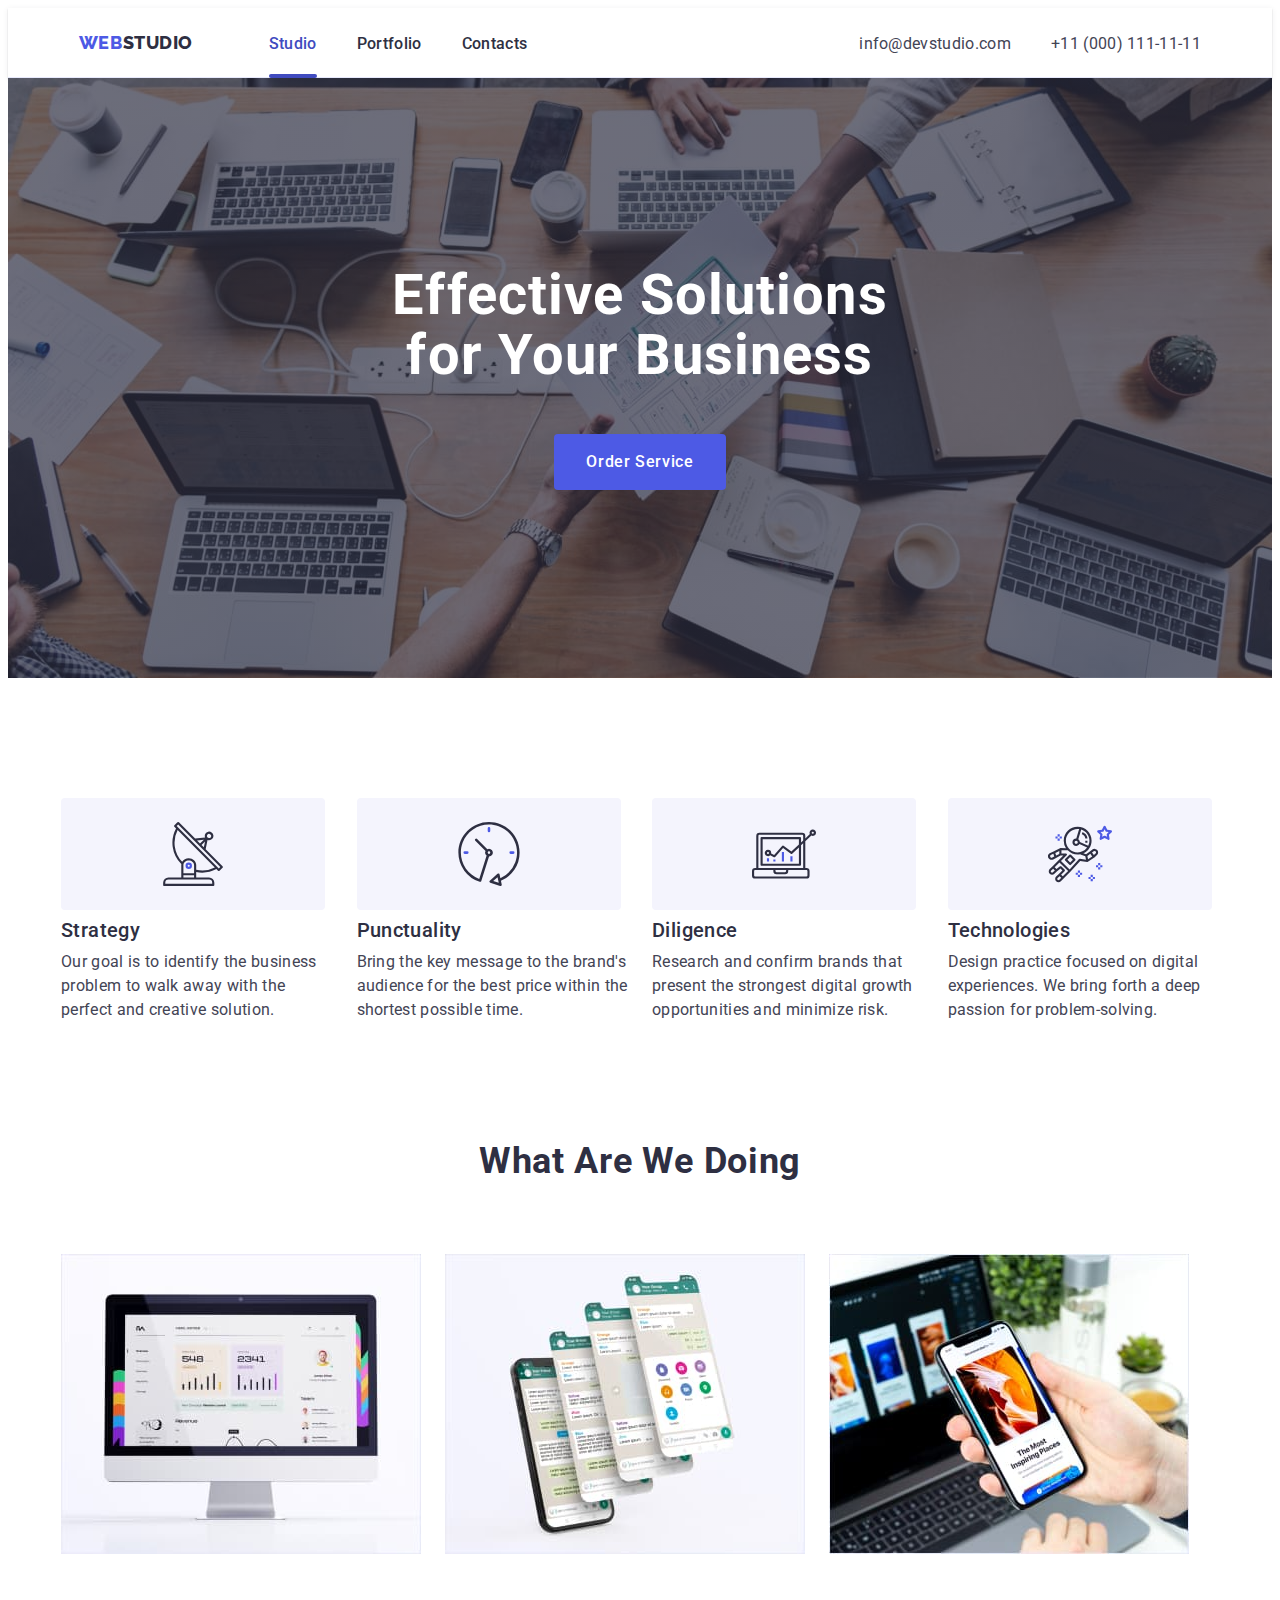
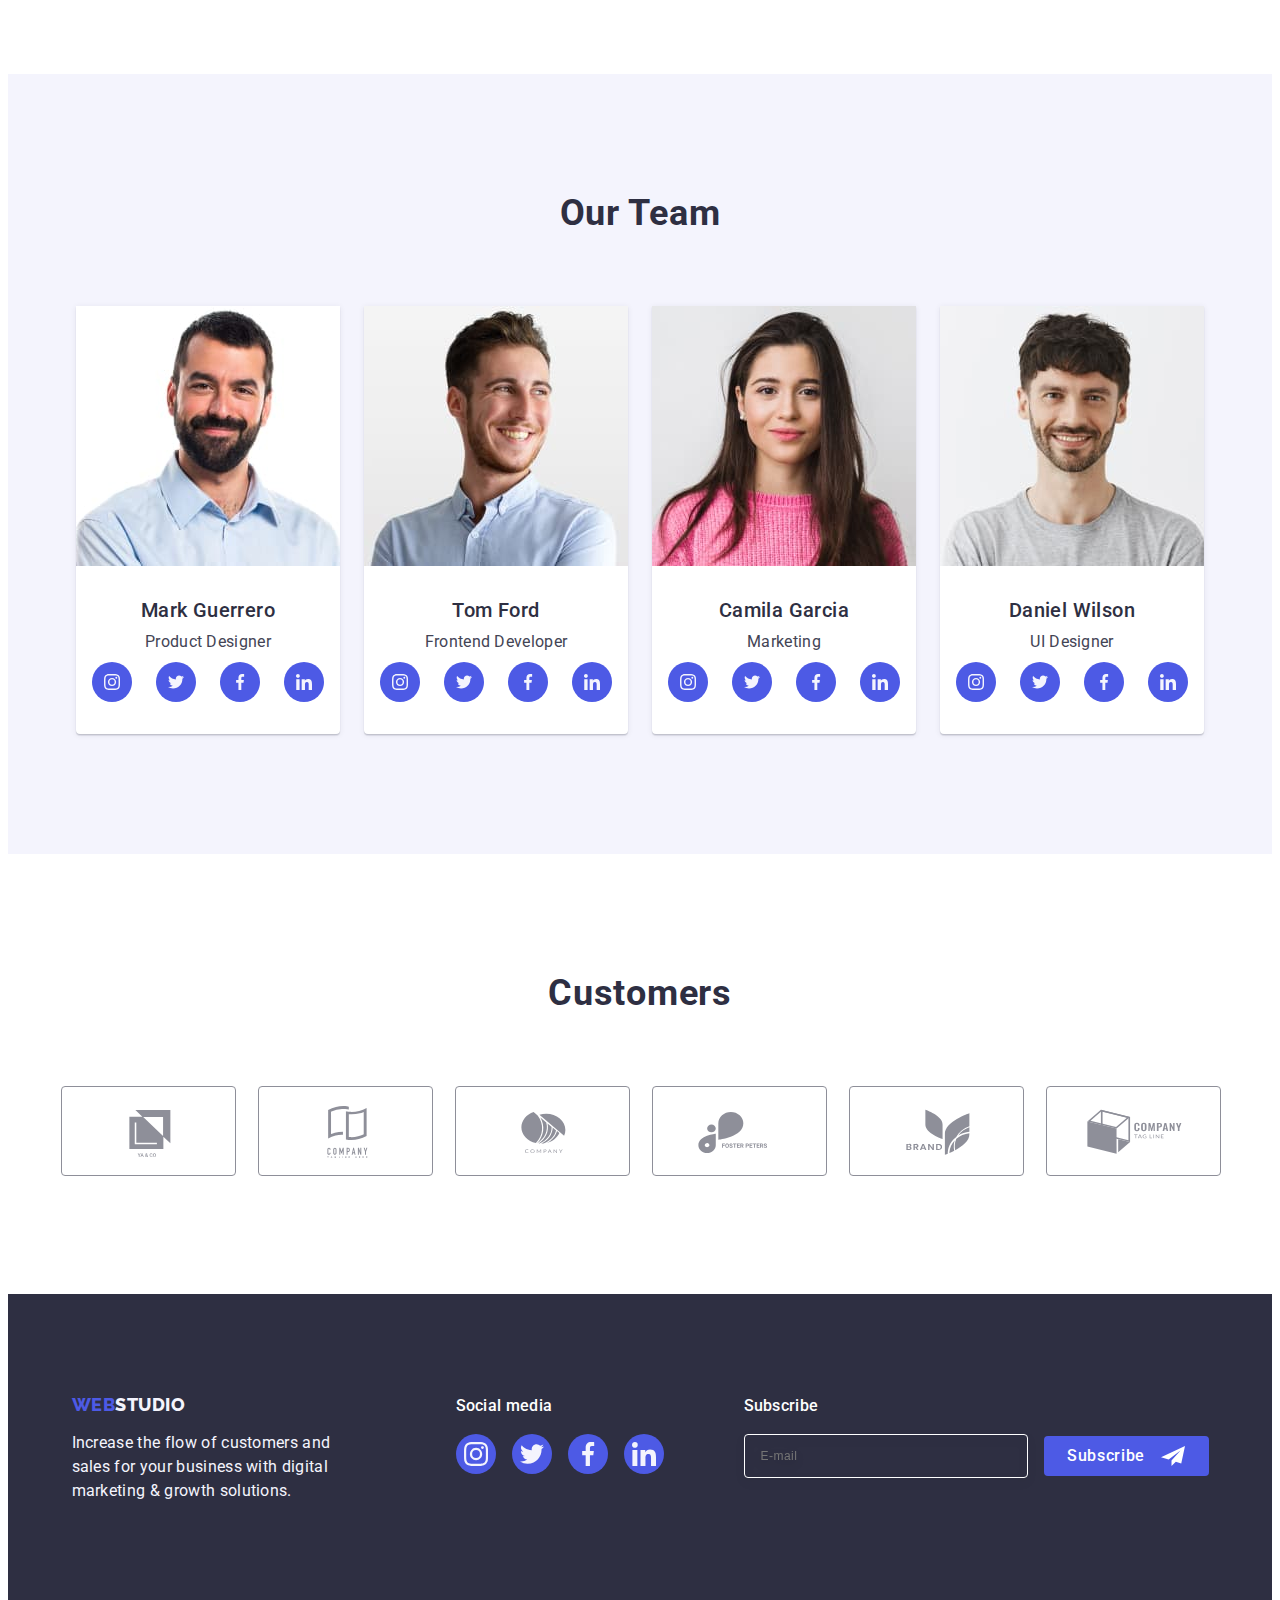
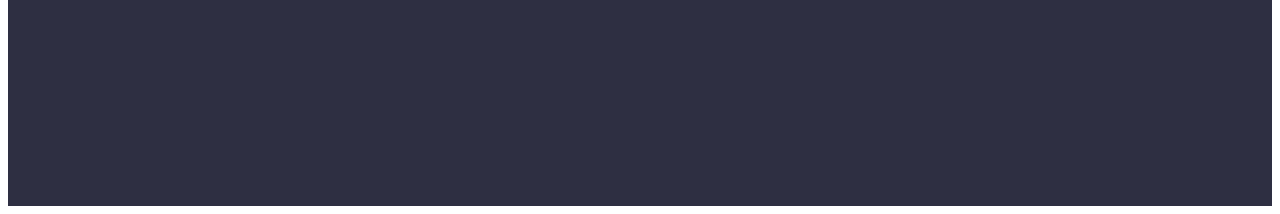
<file: index.html>
<!DOCTYPE html>
<html lang="en">
  <head>
    <meta charset="UTF-8" />
    <meta http-equiv="X-UA-Compatible" content="IE=edge" />
    <meta name="viewport" content="width=device-width, initial-scale=1.0" />
    <link rel="preconnect" href="https://fonts.googleapis.com" />
    <link rel="preconnect" href="https://fonts.gstatic.com" crossorigin />
    <link
      href="https://fonts.googleapis.com/css2?family=Raleway:wght@800&family=Roboto:wght@400;500;700&display=swap"
      rel="stylesheet"
    />
    <title>WebStudio</title>
    <link
      rel="stylesheet"
      href="https://cdnjs.cloudflare.com/ajax/libs/modern-normalize/2.0.0/modern-normalize.min.css"
      integrity="sha512-4xo8blKMVCiXpTaLzQSLSw3KFOVPWhm/TRtuPVc4WG6kUgjH6J03IBuG7JZPkcWMxJ5huwaBpOpnwYElP/m6wg=="
      crossorigin="anonymous"
      referrerpolicy="no-referrer"
    />
    <link rel="stylesheet" href="./css/styles.css" />
  </head>
  <body>
    <header class="header">
      <div class="container container-header">
        <a class="header-logo link" href="./index.html"
          >Web<span class="header-span">Studio</span></a
        >
        <button class="burger-btn" type="button" data-menu-open>
          <svg class="burger-icon" width="32" height="22">
            <use href="./images/icons.svg#icon-menu-btn"></use>
          </svg>
        </button>
        <nav class="header-nav">
          <ul class="header-list list">
            <li>
              <a class="header-link link current" href="./index.html">Studio</a>
            </li>
            <li>
              <a class="header-link link" href="./portfolio.html">Portfolio</a>
            </li>
            <li><a class="header-link link" href="">Contacts</a></li>
          </ul>
        </nav>
        <address class="contacts">
          <ul class="contacts-list list">
            <li>
              <a class="contacts-link link" href="mailto:info@devstudio.com"
                >info@devstudio.com</a
              >
            </li>
            <li>
              <a class="contacts-link link" href="tel:+110001111111"
                >+11 (000) 111-11-11</a
              >
            </li>
          </ul>
        </address>
      </div>
      <div class="mobile-menu is-hidden" data-menu>
        <div>
        <button class="burger-btn-close" type="button" data-menu-close>
          <svg width="8" height="8" class="modal-icon">
            <use href="./images/icons.svg#icon-close"></use>
          </svg>
        </button>
        <nav class="mob-nav">
          <ul class="mob-list list">
            <li class="mob-items">
              <a class="mob-link link current" href="./index.html"
                >Studio</a
              >
            </li>
            <li class="mob-items">
              <a class="mob-link link" href="./portfolio.html">Portfolio</a>
            </li>
            <li class="mob-items">
              <a class="mob-link link" href="">Contacts</a>
            </li>
          </ul>
          </nav>
        </div>
        <div>
        <!-- <address class="mob-contacts"> -->
          <ul class="mob-contacts-list list">
            <li class="mob-contacts-items"
              <a class="mob-contacts-link link" href="tel:+110001111111"
                >+11 (000) 111-11-11</a
              >
            </li>
            <li class="mob-contacts-items">
              <a class="mob-contacts-link link" href="mailto:info@devstudio.com"
                >info@devstudio.com</a
              >
            </li>
          </ul>
        <!-- </address> -->
        <ul class="mob-soc-container list">
          <li class="mob-soc">
            <a class="mob-soc-link link" href="/" target="_blank">
              <svg class="mob-soc-icons" width="24" height="24">
                <use href="./images/icons.svg#icon-instagram"></use>
              </svg>
            </a>
          </li>
          <li class="mob-soc">
            <a class="mob-soc-link link" href="/" target="_blank">
              <svg class="mob-soc-icons" width="24" height="24">
                <use href="./images/icons.svg#icon-twitter"></use></svg
            ></a>
          </li>
          <li class="mob-soc">
            <a class="mob-soc-link link" href="/" target="_blank">
              <svg class="mob-soc-icons" width="24" height="24">
                <use href="./images/icons.svg#icon-facebook"></use></svg
            ></a>
          </li>
          <li class="mob-soc">
            <a class="mob-soc-link link" href="/" target="_blank">
              <svg class="mob-soc-icons" width="24" height="24">
                <use href="./images/icons.svg#icon-linkedin"></use></svg
            ></a>
          </li>
        </ul></div>
      </div>
    </header>
    <main>
      <section class="hero">
        <div class="container hero-container">
          <h1 class="hero-title">Effective Solutions for Your Business</h1>
          <button type="button" class="hero-button" data-modal-open>
            Order Service
          </button>
        </div>
      </section>

      <section class="discrp">
        <div class="container discrp-container">
          <h2 class="discrp-title visually-hidden">Section2</h2>
          <ul class="discrp-list list">
            <li class="discrp-items">
              <div class="icon-container">
                <svg class="discr-icons" width="64" height="64">
                  <use href="./images/icons.svg#icon-antenna"></use>
                </svg>
              </div>
              <h3 class="discrp-subtitle">Strategy</h3>
              <p class="discrp-text">
                Our goal is to identify the business problem to walk away with
                the perfect and creative solution.
              </p>
            </li>
            <li class="discrp-items">
              <div class="icon-container">
                <svg class="discr-icons" width="64" height="64">
                  <use href="./images/icons.svg#icon-clock"></use>
                </svg>
              </div>
              <h3 class="discrp-subtitle">Punctuality</h3>
              <p class="discrp-text">
                Bring the key message to the brand's audience for the best price
                within the shortest possible time.
              </p>
            </li>
            <li class="discrp-items">
              <div class="icon-container">
                <svg class="discr-icons" width="64" height="64">
                  <use href="./images/icons.svg#icon-diagram"></use>
                </svg>
              </div>
              <h3 class="discrp-subtitle">Diligence</h3>
              <p class="discrp-text">
                Research and confirm brands that present the strongest digital
                growth opportunities and minimize risk.
              </p>
            </li>
            <li class="discrp-items">
              <div class="icon-container">
                <svg class="discr-icons" width="64" height="64">
                  <use href="./images/icons.svg#icon-astronaut"></use>
                </svg>
              </div>
              <h3 class="discrp-subtitle">Technologies</h3>
              <p class="discrp-text">
                Design practice focused on digital experiences. We bring forth a
                deep passion for problem-solving.
              </p>
            </li>
          </ul>
        </div>
      </section>
      <section class="doing">
        <div class="container doing-container">
          <h2 class="doing-title">What are we doing</h2>
          <ul class="doing-list list">
            <li class="doing-image">
              <img
                srcset="./images/computer.jpg 1x, ./images/computer2x.jpg 2x"
                src="./images/computer.jpg"
                alt="Computer"
                height="300"
                width="360"
              />
            </li>

            <li class="doing-image">
              <img
                srcset="
                  ./images/smartphone.jpg   1x,
                  ./images/smartphone2x.jpg 2x
                "
                src="./images/smartphone.jpg"
                alt="Smartphone"
                height="300"
                width="360"
              />
            </li>
            <li class="doing-image">
              <img
                srcset="./images/laptop.jpg 1x, ./images/laptop2x.jpg 2x"
                src="./images/laptop.jpg"
                alt="Laptop and smartphone"
                height="300"
                width="360"
              />
            </li>
          </ul>
        </div>
      </section>
      <section class="team">
        <div class="container team-section-container">
          <h2 class="team-title">Our Team</h2>
          <ul class="team-list list">
            <li class="team-item">
              <img
                class="team-image"
                srcset="./images/face1.jpg 1x, ./images/face12x.jpg 2x"
                src="./images/face1.jpg"
                alt="Photo Mark Guerrero"
                width="264"
                height="260"
              />
              <div class="team-container">
                <h3 class="team-name">Mark Guerrero</h3>
                <p class="team-text">Product Designer</p>
                <ul class="team-soc-container list">
                  <li class="team-soc">
                    <a class="team-soc-link link" href="/" target="_blank">
                      <svg class="team-soc-icons" width="16" height="16">
                        <use href="./images/icons.svg#icon-instagram"></use>
                      </svg>
                    </a>
                  </li>
                  <li class="team-soc">
                    <a class="team-soc-link link" href="/" target="_blank">
                      <svg class="team-soc-icons" width="16" height="16">
                        <use href="./images/icons.svg#icon-twitter"></use></svg
                    ></a>
                  </li>
                  <li class="team-soc">
                    <a class="team-soc-link link" href="/" target="_blank">
                      <svg class="team-soc-icons" width="16" height="16">
                        <use href="./images/icons.svg#icon-facebook"></use></svg
                    ></a>
                  </li>
                  <li class="team-soc">
                    <a class="team-soc-link link" href="/" target="_blank">
                      <svg class="team-soc-icons" width="16" height="16">
                        <use href="./images/icons.svg#icon-linkedin"></use></svg
                    ></a>
                  </li>
                </ul>
              </div>
            </li>
            <li class="team-item">
              <img
                class="team-image"
                srcset="./images/face2.jpg 1x, ./images/face22x.jpg 2x"
                src="./images/face2.jpg"
                alt="Photo Tom Ford"
                height="260"
                width="264"
              />
              <div class="team-container">
                <h3 class="team-name">Tom Ford</h3>
                <p class="team-text">Frontend Developer</p>
                <ul class="team-soc-container list">
                  <li class="team-soc">
                    <a class="team-soc-link link" href="/" target="_blank">
                      <svg class="team-soc-icons" width="16" height="16">
                        <use href="./images/icons.svg#icon-instagram"></use>
                      </svg>
                    </a>
                  </li>
                  <li class="team-soc">
                    <a class="team-soc-link link" href="/" target="_blank">
                      <svg class="team-soc-icons" width="16" height="16">
                        <use href="./images/icons.svg#icon-twitter"></use></svg
                    ></a>
                  </li>
                  <li class="team-soc">
                    <a class="team-soc-link link" href="/" target="_blank">
                      <svg class="team-soc-icons" width="16" height="16">
                        <use href="./images/icons.svg#icon-facebook"></use></svg
                    ></a>
                  </li>
                  <li class="team-soc">
                    <a class="team-soc-link link" href="/" target="_blank">
                      <svg class="team-soc-icons" width="16" height="16">
                        <use href="./images/icons.svg#icon-linkedin"></use></svg
                    ></a>
                  </li>
                </ul>
              </div>
            </li>
            <li class="team-item">
              <img
                class="team-image"
                srcset="./images/face3.jpg 1x, ./images/face32x.jpg 2x"
                src="./images/face3.jpg"
                alt="Photo Camila Garcia"
                width="264"
                height="260"
              />
              <div class="team-container">
                <h3 class="team-name">Camila Garcia</h3>
                <p class="team-text">Marketing</p>
                <ul class="team-soc-container list">
                  <li class="team-soc">
                    <a class="team-soc-link link" href="/" target="_blank">
                      <svg class="team-soc-icons" width="16" height="16">
                        <use href="./images/icons.svg#icon-instagram"></use>
                      </svg>
                    </a>
                  </li>
                  <li class="team-soc">
                    <a class="team-soc-link link" href="/" target="_blank">
                      <svg class="team-soc-icons" width="16" height="16">
                        <use href="./images/icons.svg#icon-twitter"></use></svg
                    ></a>
                  </li>
                  <li class="team-soc">
                    <a class="team-soc-link link" href="/" target="_blank">
                      <svg class="team-soc-icons" width="16" height="16">
                        <use href="./images/icons.svg#icon-facebook"></use></svg
                    ></a>
                  </li>
                  <li class="team-soc">
                    <a class="team-soc-link link" href="/" target="_blank">
                      <svg class="team-soc-icons" width="16" height="16">
                        <use href="./images/icons.svg#icon-linkedin"></use></svg
                    ></a>
                  </li>
                </ul>
              </div>
            </li>
            <li class="team-item">
              <img
                class="team-image"
                srcset="./images/face4.jpg 1x, ./images/face42x.jpg 2x"
                src="./images/face4.jpg"
                alt="Photo Daniel Wilson"
                width="264"
                height="260"
              />
              <div class="team-container">
                <h3 class="team-name">Daniel Wilson</h3>
                <p class="team-text">UI Designer</p>
                <ul class="team-soc-container list">
                  <li class="team-soc">
                    <a class="team-soc-link link" href="/" target="_blank">
                      <svg class="team-soc-icons" width="16" height="16">
                        <use href="./images/icons.svg#icon-instagram"></use>
                      </svg>
                    </a>
                  </li>
                  <li class="team-soc">
                    <a class="team-soc-link link" href="/" target="_blank">
                      <svg class="team-soc-icons" width="16" height="16">
                        <use href="./images/icons.svg#icon-twitter"></use></svg
                    ></a>
                  </li>
                  <li class="team-soc">
                    <a class="team-soc-link link" href="/" target="_blank">
                      <svg class="team-soc-icons" width="16" height="16">
                        <use href="./images/icons.svg#icon-facebook"></use></svg
                    ></a>
                  </li>
                  <li class="team-soc">
                    <a class="team-soc-link link" href="/" target="_blank">
                      <svg class="team-soc-icons" width="16" height="16">
                        <use href="./images/icons.svg#icon-linkedin"></use></svg
                    ></a>
                  </li>
                </ul>
              </div>
            </li>
          </ul>
        </div>
      </section>
      <section class="customers">
        <div class="container customers-container">
          <h2 class="customers-title">Customers</h2>
          <ul class="customers-list list">
            <li class="customers-items">
              <a class="customers-link link" href="">
                <svg class="customers-icon" width="104" height="56">
                  <use href="./images/icons.svg#icon-yaco"></use>
                </svg>
              </a>
            </li>
            <li class="customers-items">
              <a class="customers-link link" href="">
                <svg class="customers-icon" width="104" height="56">
                  <use href="./images/icons.svg#icon-tagline"></use>
                </svg>
              </a>
            </li>
            <li class="customers-items">
              <a class="customers-link link" href="">
                <svg class="customers-icon" width="104" height="56">
                  <use href="./images/icons.svg#icon-company"></use>
                </svg>
              </a>
            </li>
            <li class="customers-items">
              <a class="customers-link link" href="">
                <svg class="customers-icon" width="104" height="56">
                  <use href="./images/icons.svg#icon-foster"></use>
                </svg>
              </a>
            </li>
            <li class="customers-items">
              <a class="customers-link link" href="">
                <svg class="customers-icon" width="104" height="56">
                  <use href="./images/icons.svg#icon-brand"></use>
                </svg>
              </a>
            </li>
            <li class="customers-items">
              <a class="customers-link link" href="">
                <svg class="customers-icon" width="104" height="56">
                  <use href="./images/icons.svg#icon-companytag"></use>
                </svg>
              </a>
            </li>
          </ul>
        </div>
      </section>
    </main>
    <footer class="footer">
      <div class="container footer-container">
        <div class="footer-info-container">
          <a class="footer-logo link" href="./index.html"
            >Web<span class="footer-span">Studio</span></a
          >
          <p class="footer-text">
            Increase the flow of customers and sales for your business with
            digital marketing & growth solutions.
          </p>
        </div>
        <div class="footer-soc-container">
          <p class="footer-soc">Social media</p>
          <ul class="footer-list list">
            <li class="footer-items">
              <a class="footer-soc-link link" href="">
                <svg class="footer-soc-icon" width="24" height="24">
                  <use href="./images/icons.svg#icon-instagram"></use>
                </svg>
              </a>
            </li>
            <li class="footer-items">
              <a class="footer-soc-link link" href="">
                <svg class="footer-soc-icon" width="24" height="24">
                  <use href="./images/icons.svg#icon-twitter"></use>
                </svg>
              </a>
            </li>
            <li class="footer-items">
              <a class="footer-soc-link link" href="">
                <svg class="footer-soc-icon" width="24" height="24">
                  <use href="./images/icons.svg#icon-facebook"></use>
                </svg>
              </a>
            </li>
            <li class="footer-items">
              <a class="footer-soc-link link" href="">
                <svg class="footer-soc-icon" width="24" height="24">
                  <use href="./images/icons.svg#icon-linkedin"></use>
                </svg>
              </a>
            </li>
          </ul>
        </div>
        <div class="footer-subscribe">
          <p class="subscribe-title">Subscribe</p>
          <form class="footer-form">
            <label class="footer-label" for="subscribe">
              <input
                class="footer-input"
                type="email"
                name="subscribe"
                id="subscribe"
                placeholder="E-mail"
            /></label>
            <button type="submit" class="footer-btn">
              Subscribe
              <svg class="footer-subscribe-icon" width="24" height="24">
                <use href="./images/icons.svg#icon-subscribe"></use>
              </svg>
            </button>
          </form>
        </div>
      </div>
    </footer>
    <div class="backdrop is-hidden" data-modal>
      <div class="modal">
        <button type="button" class="modal-button" data-modal-close>
          <svg width="8" height="8" class="modal-icon">
            <use href="./images/icons.svg#icon-close"></use>
          </svg>
        </button>
        <p class="modal-title">Leave your contacts and we will call you back</p>
        <form class="modal-form">
          <div class="modal-field">
            <label class="modal-label" for="user-name">Name</label>
            <div class="input-wrap">
              <input
                type="text"
                class="modal-input"
                id="user-name"
                name="user-name"
              />
              <svg class="modal-icons" width="18" height="24">
                <use href="./images/icons.svg#icon-person"></use>
              </svg>
            </div>
          </div>
          <div class="modal-field">
            <label class="modal-label" for="user-tel">Phone</label>
            <div class="input-wrap">
              <input
                type="tel"
                id="user-tel"
                class="modal-input"
                name="user-tel"
              />
              <svg class="modal-icons" width="18" height="24">
                <use href="./images/icons.svg#icon-phone"></use>
              </svg>
            </div>
          </div>
          <div class="modal-field">
            <label class="modal-label" for="user-email">Email</label>
            <div class="input-wrap">
              <input
                type="email"
                id="user-email"
                class="modal-input"
                name="user-email"
              />
              <svg class="modal-icons" width="18" height="24">
                <use href="./images/icons.svg#icon-email"></use>
              </svg>
            </div>
          </div>
          <div class="modal-field-comment">
            <label for="user-comment" class="modal-label">Comment</label>
            <textarea
              class="modal-textarea"
              name="user-comment"
              id="user-comment"
              placeholder="Text input"
            ></textarea>
          </div>
          <div class="modal-checkbox">
            <input
              type="checkbox"
              id="user-privacy"
              name="user-privacy"
              class="input-check visually-hidden"
              value="true"
            />
            <label for="user-privacy" class="check-text"
              ><span class="check-text-item">
                <svg class="check-icon" width="10" height="8">
                  <use href="./images/icons.svg#icon-check"></use>
                </svg> </span
              >I accept the terms and conditions of the
              <a class="privacy-link" href="">Privacy Policy</a></label
            >
          </div>
          <button type="submit" class="modal-btn">Send</button>
        </form>
      </div>
    </div>

    <script src="./js/mobile-menu.js"></script>
    <script src="./js/modal.js"></script>
  </body>
</html>
</file>
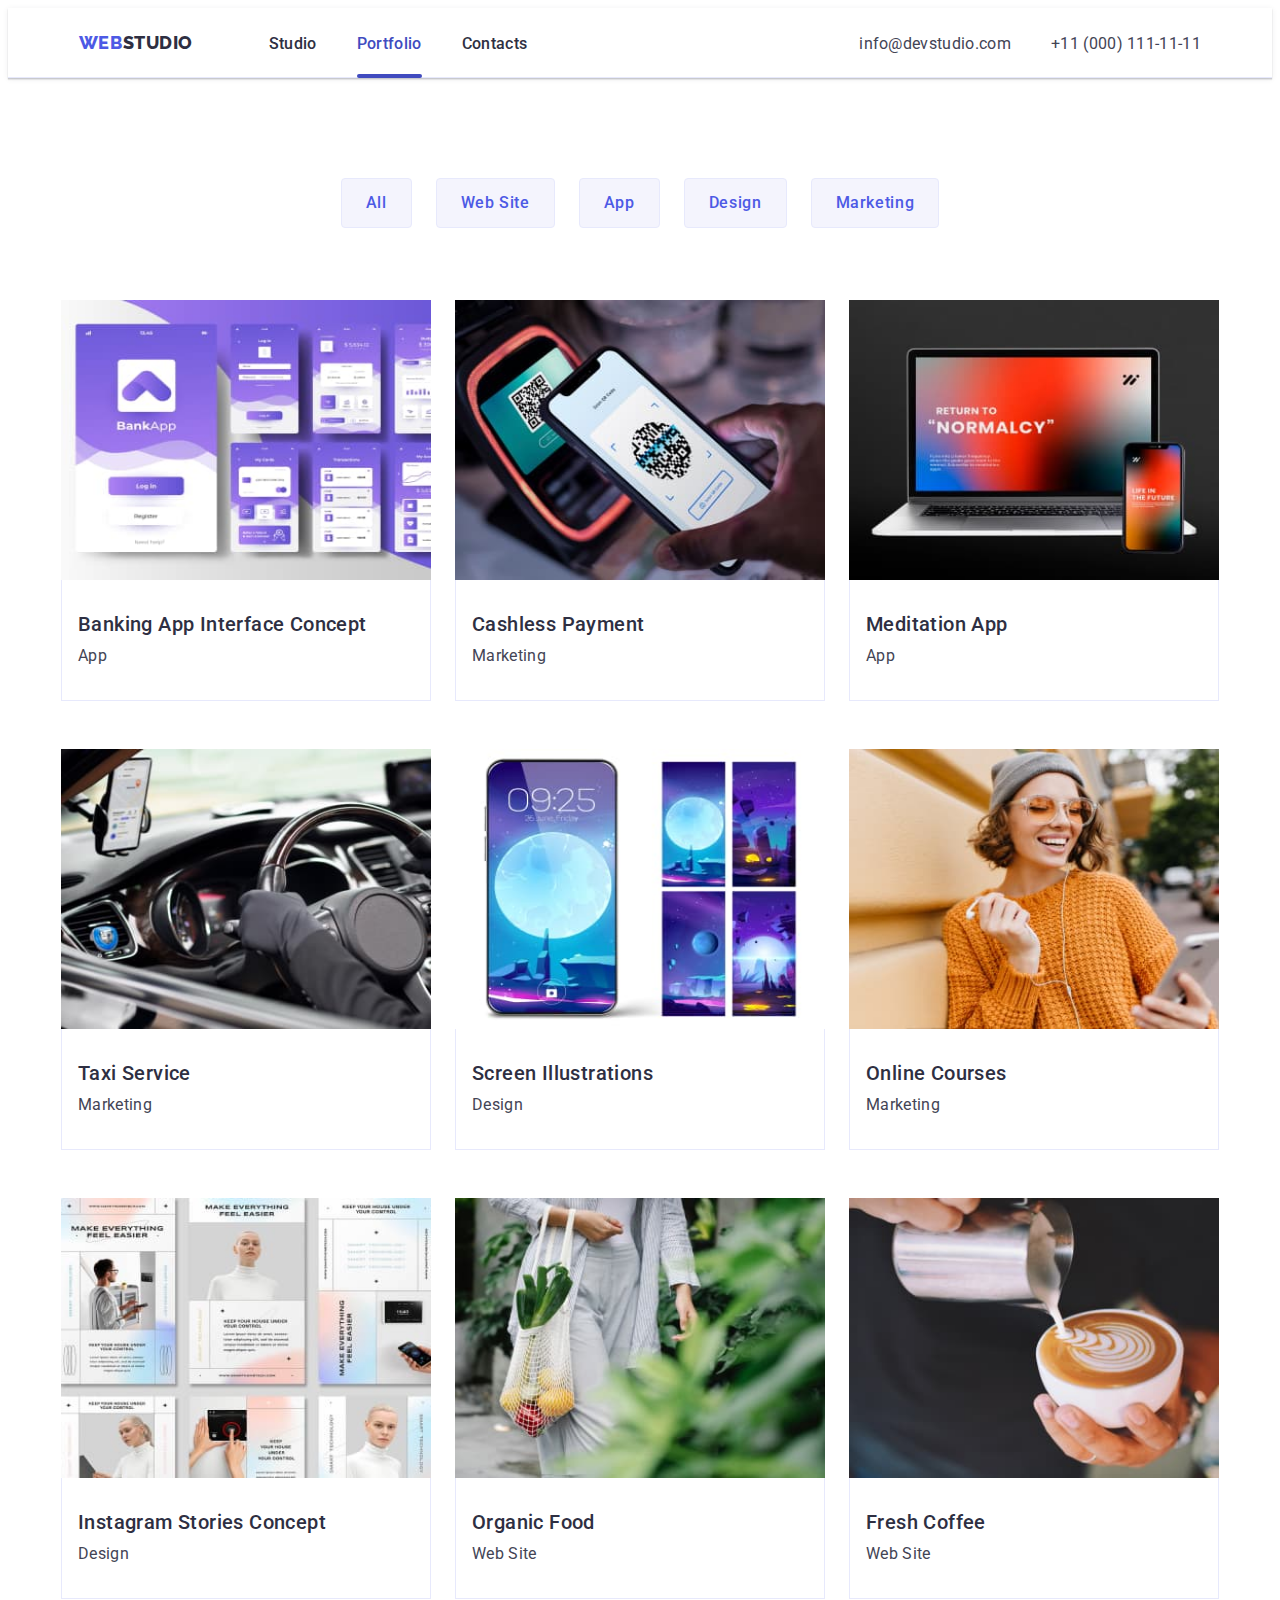
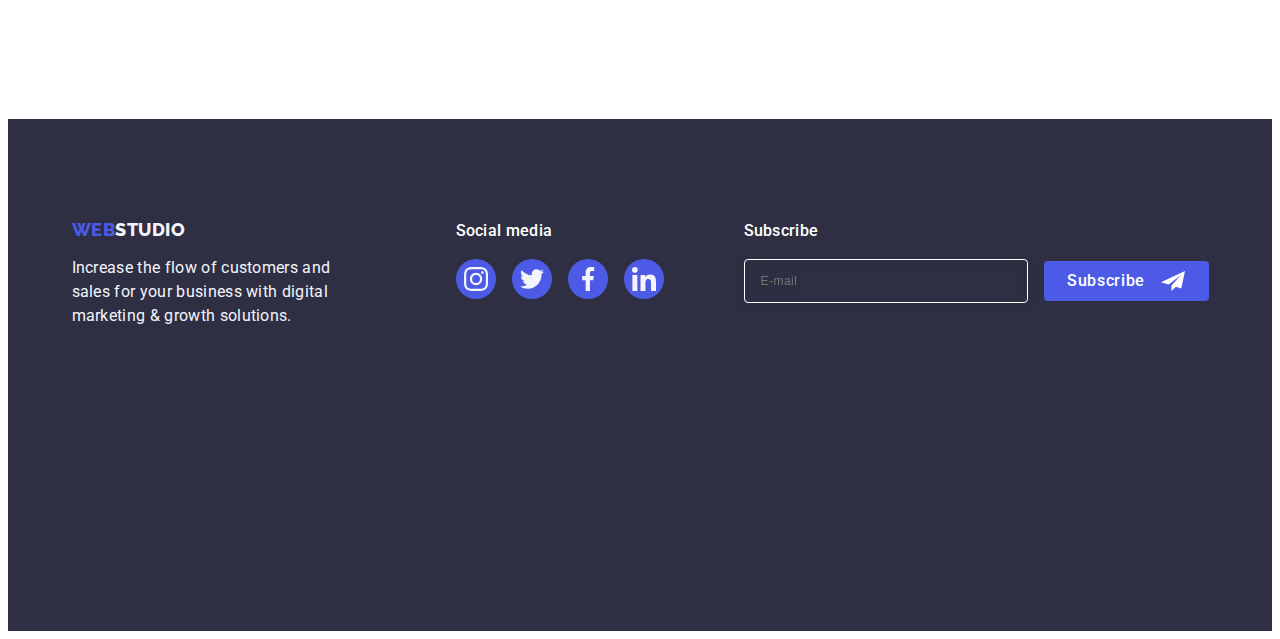
<file: portfolio.html>
<!DOCTYPE html>
<html lang="en">
  <head>
    <meta charset="UTF-8" />
    <meta http-equiv="X-UA-Compatible" content="IE=edge" />
    <meta name="viewport" content="width=device-width, initial-scale=1.0" />
    <link rel="preconnect" href="https://fonts.googleapis.com" />
    <link rel="preconnect" href="https://fonts.gstatic.com" crossorigin />
    <link
      href="https://fonts.googleapis.com/css2?family=Raleway:wght@800&family=Roboto:wght@400;500;700&display=swap"
      rel="stylesheet"
    />
    <title>Portfolio</title>
    <link
      rel="stylesheet"
      href="https://cdnjs.cloudflare.com/ajax/libs/modern-normalize/2.0.0/modern-normalize.min.css"
      integrity="sha512-4xo8blKMVCiXpTaLzQSLSw3KFOVPWhm/TRtuPVc4WG6kUgjH6J03IBuG7JZPkcWMxJ5huwaBpOpnwYElP/m6wg=="
      crossorigin="anonymous"
      referrerpolicy="no-referrer"
    />
    <link rel="stylesheet" href="./css/styles.css" />
  </head>
  <body>
    <header class="header">
      <div class="container container-header">
        <a class="header-logo link" href="./index.html"
          >Web<span class="header-span">Studio</span></a
        >
        <button class="burger-btn" type="button" data-menu-open>
          <svg class="burger-icon" width="32" height="22">
            <use href="./images/icons.svg#icon-menu-btn"></use>
          </svg>
        </button>
        <nav class="header-nav">
          <ul class="header-list list">
            <li>
              <a class="header-link link" href="./index.html">Studio</a>
            </li>
            <li>
              <a class="header-link link current" href="./portfolio.html">Portfolio</a>
            </li>
            <li><a class="header-link link" href="">Contacts</a></li>
          </ul>
        </nav>
        <address class="contacts">
          <ul class="contacts-list list">
            <li>
              <a class="contacts-link link" href="mailto:info@devstudio.com"
                >info@devstudio.com</a
              >
            </li>
            <li>
              <a class="contacts-link link" href="tel:+110001111111"
                >+11 (000) 111-11-11</a
              >
            </li>
          </ul>
        </address>
      </div>
      <div class="mobile-menu is-hidden" data-menu>
        <div>
        <button class="burger-btn-close" type="button" data-menu-close>
          <svg width="8" height="8" class="modal-icon">
            <use href="./images/icons.svg#icon-close"></use>
          </svg>
        </button>
        <nav class="mob-nav">
          <ul class="mob-list list">
            <li class="mob-items">
              <a class="mob-link link current" href="./index.html"
                >Studio</a
              >
            </li>
            <li class="mob-items">
              <a class="mob-link link" href="./portfolio.html">Portfolio</a>
            </li>
            <li class="mob-items">
              <a class="mob-link link" href="">Contacts</a>
            </li>
          </ul>
          </nav>
        </div>
        <div>
        <!-- <address class="mob-contacts"> -->
          <ul class="mob-contacts-list list">
            <li class="mob-contacts-items"
              <a class="mob-contacts-link link" href="tel:+110001111111"
                >+11 (000) 111-11-11</a
              >
            </li>
            <li class="mob-contacts-items">
              <a class="mob-contacts-link link" href="mailto:info@devstudio.com"
                >info@devstudio.com</a
              >
            </li>
          </ul>
        <!-- </address> -->
        <ul class="mob-soc-container list">
          <li class="mob-soc">
            <a class="mob-soc-link link" href="/" target="_blank">
              <svg class="mob-soc-icons" width="24" height="24">
                <use href="./images/icons.svg#icon-instagram"></use>
              </svg>
            </a>
          </li>
          <li class="mob-soc">
            <a class="mob-soc-link link" href="/" target="_blank">
              <svg class="mob-soc-icons" width="24" height="24">
                <use href="./images/icons.svg#icon-twitter"></use></svg
            ></a>
          </li>
          <li class="mob-soc">
            <a class="mob-soc-link link" href="/" target="_blank">
              <svg class="mob-soc-icons" width="24" height="24">
                <use href="./images/icons.svg#icon-facebook"></use></svg
            ></a>
          </li>
          <li class="mob-soc">
            <a class="mob-soc-link link" href="/" target="_blank">
              <svg class="mob-soc-icons" width="24" height="24">
                <use href="./images/icons.svg#icon-linkedin"></use></svg
            ></a>
          </li>
        </ul></div>
      </div>
    </header>
    <main>
      <section class="portfolio">
        <div class="container portfolio-section-container">
          <h1 class="portfolio-title visually-hidden">Section</h1>
          <ul class="portfolio-list-button list">
            <li><button class="portfolio-button" type="button">All</button></li>
            <li>
              <button class="portfolio-button" type="button">Web Site</button>
            </li>
            <li><button class="portfolio-button" type="button">App</button></li>
            <li>
              <button class="portfolio-button" type="button">Design</button>
            </li>
            <li>
              <button class="portfolio-button" type="button">Marketing</button>
            </li>
          </ul>
          <ul class="portfolio-list list">
            <li class="portfolio-border">
              <a class="portfolio-list-link link" href="/"
                ><div class="portfolio-cover">
                  <picture class="portfolio-image">
                    <source srcset="./images/s1.jpg 1x, ./images/s12x.jpg 2x" media="(min-width: 1158px)"/>
                    <source srcset="./images/tab-s1.jpg 1x, ./images/tab-s12x.jpg 2x" media="(min-width: 768px)"/>
                    <source srcset="./images/mob-s1.jpg 1x, ./images/mob-s12x.jpg 2x" media="(min-width: 428px)"/>
                    <img
                    src="./images/mob-s1.jpg"
                    alt="Banking App Interface Concept"
                    width="396"
                    height="280"
                  />
                  </picture>
                  <p class="portfolio-cover-text">
                    14 Stylish and User-Friendly App Design Concepts · Task
                    Manager App · Calorie Tracker App · Exotic Fruit Ecommerce
                    App · Cloud Storage App
                  </p>
                </div>
                <div class="portfolio-container">
                  <h2 class="portfolio-list-title">
                    Banking App Interface Concept
                  </h2>
                  <p class="portfolio-list-text">App</p>
                </div></a
              >
            </li>
            <li class="portfolio-border">
              <a class="portfolio-list-link link" href="/"
                ><div class="portfolio-cover">
                  <picture>
                    <source srcset="./images/s2.jpg 1x, ./images/s22x.jpg 2x" media="(min-width: 1158px)"/>
                    <source srcset="./images/tab-s2.jpg 1x, ./images/tab-s22x.jpg 2x" media="(min-width: 768px)"/>
                    <source srcset="./images/mob-s2.jpg 1x, ./images/mob-s22x.jpg 2x" media="(min-width: 428px)"/>
                    <img
                    src="./images/mob-s2.jpg"
                    alt="Banking App Interface Concept"
                    width="396"
                    height="280"
                  />
                  </picture>
                  <p class="portfolio-cover-text">
                    14 Stylish and User-Friendly App Design Concepts · Task
                    Manager App · Calorie Tracker App · Exotic Fruit Ecommerce
                    App · Cloud Storage App
                  </p>
                </div>
                <div class="portfolio-container">
                  <h2 class="portfolio-list-title">Cashless Payment</h2>
                  <p class="portfolio-list-text">Marketing</p>
                </div></a
              >
            </li>
            <li class="portfolio-border">
              <a class="portfolio-list-link link" href="/"
                ><div class="portfolio-cover">
                  <picture>
                    <source srcset="./images/s3.jpg 1x, ./images/s32x.jpg 2x" media="(min-width: 1158px)"/>
                    <source srcset="./images/tab-s3.jpg 1x, ./images/tab-s32x.jpg 2x" media="(min-width: 768px)"/>
                    <source srcset="./images/mob-s3.jpg 1x, ./images/mob-s32x.jpg 2x" media="(min-width: 428px)"/>
                    <img
                    src="./images/mob-s3.jpg"
                    alt="Banking App Interface Concept"
                    width="396"
                    height="280"
                  />
                  </picture>
                  <p class="portfolio-cover-text">
                    14 Stylish and User-Friendly App Design Concepts · Task
                    Manager App · Calorie Tracker App · Exotic Fruit Ecommerce
                    App · Cloud Storage App
                  </p>
                </div>
                <div class="portfolio-container">
                  <h2 class="portfolio-list-title">Meditation App</h2>
                  <p class="portfolio-list-text">App</p>
                </div></a
              >
            </li>
            <li class="portfolio-border">
              <a class="portfolio-list-link link" href="/"
                ><div class="portfolio-cover">
                  <picture>
                    <source srcset="./images/s4.jpg 1x, ./images/s42x.jpg 2x" media="(min-width: 1158px)"/>
                    <source srcset="./images/tab-s4.jpg 1x, ./images/tab-s42x.jpg 2x" media="(min-width: 768px)"/>
                    <source srcset="./images/mob-s4.jpg 1x, ./images/mob-s42x.jpg 2x" media="(min-width: 428px)"/>
                    <img
                    src="./images/mob-s4.jpg"
                    alt="Banking App Interface Concept"
                    width="396"
                    height="280"
                  />
                  </picture>
                  
                  <p class="portfolio-cover-text">
                    14 Stylish and User-Friendly App Design Concepts · Task
                    Manager App · Calorie Tracker App · Exotic Fruit Ecommerce
                    App · Cloud Storage App
                  </p>
                </div>
                <div class="portfolio-container">
                  <h2 class="portfolio-list-title">Taxi Service</h2>
                  <p class="portfolio-list-text">Marketing</p>
                </div></a
              >
            </li>
            <li class="portfolio-border">
              <a class="portfolio-list-link link" href="/"
                ><div class="portfolio-cover">
                  <picture>
                    <source srcset="./images/s5.jpg 1x, ./images/s52x.jpg 2x" media="(min-width: 1158px)"/>
                    <source srcset="./images/tab-s5.jpg 1x, ./images/tab-s52x.jpg 2x" media="(min-width: 768px)"/>
                    <source srcset="./images/mob-s5.jpg 1x, ./images/mob-s52x.jpg 2x" media="(min-width: 428px)"/>
                    <img
                    src="./images/mob-s5.jpg"
                    alt="Banking App Interface Concept"
                    width="396"
                    height="280"
                  />
                  </picture>
                  
                  <p class="portfolio-cover-text">
                    14 Stylish and User-Friendly App Design Concepts · Task
                    Manager App · Calorie Tracker App · Exotic Fruit Ecommerce
                    App · Cloud Storage App
                  </p>
                </div>
                <div class="portfolio-container">
                  <h2 class="portfolio-list-title">Screen Illustrations</h2>
                  <p class="portfolio-list-text">Design</p>
                </div></a
              >
            </li>
            <li class="portfolio-border">
              <a class="portfolio-list-link link" href="/"
                ><div class="portfolio-cover">
                  <picture>
                    <source srcset="./images/s6.jpg 1x, ./images/s62x.jpg 2x" media="(min-width: 1158px)"/>
                    <source srcset="./images/tab-s6.jpg 1x, ./images/tab-s62x.jpg 2x" media="(min-width: 768px)"/>
                    <source srcset="./images/mob-s6.jpg 1x, ./images/mob-s62x.jpg 2x" media="(min-width: 428px)"/>
                    <img
                    src="./images/mob-s6.jpg"
                    alt="Banking App Interface Concept"
                    width="396"
                    height="280"
                  />
                  </picture>
                  
                  <p class="portfolio-cover-text">
                    14 Stylish and User-Friendly App Design Concepts · Task
                    Manager App · Calorie Tracker App · Exotic Fruit Ecommerce
                    App · Cloud Storage App
                  </p>
                </div>
                <div class="portfolio-container">
                  <h2 class="portfolio-list-title">Online Courses</h2>
                  <p class="portfolio-list-text">Marketing</p>
                </div></a
              >
            </li>
            <li class="portfolio-border">
              <a class="portfolio-list-link link" href="/"
                ><div class="portfolio-cover">
                  <picture>
                    <source srcset="./images/s7.jpg 1x, ./images/s72x.jpg 2x" media="(min-width: 1158px)"/>
                    <source srcset="./images/tab-s7.jpg 1x, ./images/tab-s72x.jpg 2x" media="(min-width: 768px)"/>
                    <source srcset="./images/mob-s7.jpg 1x, ./images/mob-s72x.jpg 2x" media="(min-width: 428px)"/>
                    <img
                    src="./images/mob-s7.jpg"
                    alt="Banking App Interface Concept"
                    width="396"
                    height="280"
                  />
                  </picture>
                  
                  <p class="portfolio-cover-text">
                    14 Stylish and User-Friendly App Design Concepts · Task
                    Manager App · Calorie Tracker App · Exotic Fruit Ecommerce
                    App · Cloud Storage App
                  </p>
                </div>
                <div class="portfolio-container">
                  <h2 class="portfolio-list-title">
                    Instagram Stories Concept
                  </h2>
                  <p class="portfolio-list-text">Design</p>
                </div></a
              >
            </li>
            <li class="portfolio-border">
              <a class="portfolio-list-link link" href="/"
                ><div class="portfolio-cover">
                  <picture>
                    <source srcset="./images/s8.jpg 1x, ./images/s82x.jpg 2x" media="(min-width: 1158px)"/>
                    <source srcset="./images/tab-s8.jpg 1x, ./images/tab-s82x.jpg 2x" media="(min-width: 768px)"/>
                    <source srcset="./images/mob-s8.jpg 1x, ./images/mob-s82x.jpg 2x" media="(min-width: 428px)"/>
                    <img
                    src="./images/mob-s8.jpg"
                    alt="Banking App Interface Concept"
                    width="396"
                    height="280"
                  />
                  </picture>
                  
                  <p class="portfolio-cover-text">
                    14 Stylish and User-Friendly App Design Concepts · Task
                    Manager App · Calorie Tracker App · Exotic Fruit Ecommerce
                    App · Cloud Storage App
                  </p>
                </div>
                <div class="portfolio-container">
                  <h2 class="portfolio-list-title">Organic Food</h2>
                  <p class="portfolio-list-text">Web Site</p>
                </div></a
              >
            </li>
            <li class="portfolio-border">
              <a class="portfolio-list-link link" href="/"
                ><div class="portfolio-cover">
                  <picture>
                    <source srcset="./images/s9.jpg 1x, ./images/s92x.jpg 2x" media="(min-width: 1158px)"/>
                    <source srcset="./images/tab-s9.jpg 1x, ./images/tab-s92x.jpg 2x" media="(min-width: 768px)"/>
                    <source srcset="./images/mob-s9.jpg 1x, ./images/mob-s92x.jpg 2x" media="(min-width: 428px)"/>
                    <img
                    src="./images/mob-s9.jpg"
                    alt="Banking App Interface Concept"
                    width="396"
                    height="280"
                  />
                  </picture>
                  
                  <p class="portfolio-cover-text">
                    14 Stylish and User-Friendly App Design Concepts · Task
                    Manager App · Calorie Tracker App · Exotic Fruit Ecommerce
                    App · Cloud Storage App
                  </p>
                </div>
                <div class="portfolio-container">
                  <h2 class="portfolio-list-title">Fresh Coffee</h2>
                  <p class="portfolio-list-text">Web Site</p>
                </div></a
              >
            </li>
          </ul>
        </div>
      </section>
    </main>

    <footer class="footer">
      <div class="container footer-container">
        <div class="footer-info-container">
          <a class="footer-logo link" href="./index.html"
            >Web<span class="footer-span">Studio</span></a
          >
          <p class="footer-text">
            Increase the flow of customers and sales for your business with
            digital marketing & growth solutions.
          </p>
        </div>
        <div class="footer-soc-container">
          <p class="footer-soc">Social media</p>
          <ul class="footer-list list">
            <li class="footer-items">
              <a class="footer-soc-link link" href="">
                <svg class="footer-soc-icon" width="24" height="24">
                  <use href="./images/icons.svg#icon-instagram"></use>
                </svg>
              </a>
            </li>
            <li class="footer-items">
              <a class="footer-soc-link link" href="">
                <svg class="footer-soc-icon" width="24" height="24">
                  <use href="./images/icons.svg#icon-twitter"></use>
                </svg>
              </a>
            </li>
            <li class="footer-items">
              <a class="footer-soc-link link" href="">
                <svg class="footer-soc-icon" width="24" height="24">
                  <use href="./images/icons.svg#icon-facebook"></use>
                </svg>
              </a>
            </li>
            <li class="footer-items">
              <a class="footer-soc-link link" href="">
                <svg class="footer-soc-icon" width="24" height="24">
                  <use href="./images/icons.svg#icon-linkedin"></use>
                </svg>
              </a>
            </li>
          </ul>
        </div>
        <div class="footer-subscribe">
          <p class="subscribe-title">Subscribe</p>
          <form class="footer-form">
            <label class="footer-label" for="subscribe">
              <input
                class="footer-input"
                type="email"
                name="subscribe"
                id="subscribe"
                placeholder="E-mail"
            /></label>
            <button type="submit" class="footer-btn">
              Subscribe
              <svg class="footer-subscribe-icon" width="24" height="24">
                <use href="./images/icons.svg#icon-subscribe"></use>
              </svg>
            </button>
          </form>
        </div>
      </div>
    </footer>
    <script src="./js/mobile-menu.js"></script>
  </body>
</html>
</file>
<file: css/styles.css>
:root {
  --white-background: #ffffff;
  --active-link: #404bbf;
  --theme-dark: #2e2f42;
  --text: #434455;
  --theme-light: #f4f4fd;
  --logo-color: #4d5ae5;
  --borber-btn: #e7e9fc;
  --modal-background: #fcfcfc;
  --soc-hover: #31d0aa;
  --subtle-text: #8e8f99;
  --hover: 250ms cubic-bezier(0.4, 0, 0.2, 1);
}

body {
  font-family: "Roboto", sans-serif;
  color: var(--text);
  background-color: var(--white-background);
}
p,
h1,
h2,
h3,
h4,
h5,
h6 {
  margin: 0;
}
ul {
  list-style: none;
  margin-top: 0;
  margin-bottom: 0;
  padding-left: 0;
}
img {
  display: block;
  width: 100%;
}
.visually-hidden {
  position: absolute;
  width: 1px;
  height: 1px;
  margin: -1px;
  border: 0;
  padding: 0;
  white-space: nowrap;
  clip-path: inset(100%);
  clip: rect(0 0 0 0);
  overflow: hidden;
}
.container {
  min-width: 320px;
  max-width: 1158px;
  padding-left: 16px;
  padding-right: 16px;
  margin: 0 auto;
}
.link {
  text-decoration: none;
}
.list {
  list-style: none;
}
.header {
  padding-top: 24px;
  padding-bottom: 24px;
  border-bottom: 1px solid var(--borber-btn);
  box-shadow: 0px 2px 1px rgba(46, 47, 66, 0.08),
    0px 1px 1px rgba(46, 47, 66, 0.16), 0px 1px 6px rgba(46, 47, 66, 0.08);
}
.container-header {
  display: flex;
  justify-content: space-between;
}
.burger-btn {
  border: none;
  background-color: transparent;
  stroke: var(--theme-dark);
}
.mobile-menu {
  display: flex;
  flex-direction: column;
  justify-content: space-between;
  position: fixed;
  top: 0;
  width: 100vw;
  height: 100%;
  overflow-y: scroll;
  z-index: 2;
  background-color: var(--white-background);
  padding: 24px 24px 40px 40px;
}
.burger-btn-close {
  width: 24px;
  height: 24px;
  background-color: transparent;
  display: block;
  margin-left: auto;
  border-radius: 50%;
  border: 1px solid var(--borber-btn);
  fill: var(--theme-dark);
  margin-bottom: 32px;
  cursor: pointer;
  display: flex;
  align-items: center;
  justify-content: center;
}
.mob-link {
  color: var(--theme-dark);
  font-size: 36px;
  font-weight: 700;
  line-height: 1.11;
  letter-spacing: 0.02em;
}
.mob-items:not(:last-child) {
  margin-bottom: 40px;
}
.mob-items:first-child {
  color: var(--active-link);
}
.mob-contacts-link {
  color: var(--text);
}
.mob-contacts-items:first-child {
  font-size: 26px;
  font-weight: 700;
  line-height: 1.11;
  letter-spacing: 0.02em;
  color: var(--logo-color);
  margin-bottom: 40px;
}
.mob-contacts-items:last-child {
  font-size: 20px;
  font-weight: 500;
  line-height: 1.2;
  letter-spacing: 0.02em;
  color: var(--text);
}
.mob-soc-container {
  display: flex;
  justify-content: flex-start;
  gap: 38px;
  margin-top: 48px;
}
.mob-soc {
  width: 40px;
  height: 40px;
}
.mob-soc-link {
  display: flex;
  align-items: center;
  justify-content: center;
  background-color: var(--logo-color);
  width: 100%;
  height: 100%;
  border-radius: 50%;
  fill: var(--theme-light);
}
.header-nav {
  display: none;
}
.header-logo {
  font-family: "Raleway", sans-serif;
  font-weight: 800;
  font-size: 18px;
  line-height: 1.17;
  letter-spacing: 0.03em;
  color: var(--logo-color);
  text-transform: uppercase;
  /* margin-right: 76px; */
}
.header-span {
  color: var(--theme-dark);
}
.header-list {
  display: flex;
  gap: 40px;
}
.header-link {
  position: relative;
  font-weight: 500;
  font-size: 16px;
  line-height: 1.5;
  letter-spacing: 0.02em;
  color: var(--theme-dark);
  padding: 24px 0;
  transition: color var(--hover);
}
.header-link:hover,
.header-link:focus {
  color: var(--active-link);
}
.contacts {
  display: none;
}

.contacts-link {
  font-size: 16px;
  line-height: 1.5;
  letter-spacing: 0.02em;
  color: var(--text);
  transition: color var(--hover);
}
.contacts-list {
  display: flex;
  gap: 40px;
}
.contacts .contacts-link:hover,
.contacts .contacts-link:focus {
  color: var(--active-link);
}
.current {
  color: var(--active-link);
}
.current::after {
  border-radius: 2px;
  position: absolute;
  left: 0;
  bottom: -1px;
  content: "";
  width: 100%;
  height: 4px;
  background-color: var(--active-link);
  display: block;
}
.hero {
  max-width: 1440px;
  margin: 0 auto;
  background-image: linear-gradient(
      rgba(46, 47, 66, 0.7),
      rgba(46, 47, 66, 0.7)
    ),
    url(../images/background-hero-mob.jpg);
  background-repeat: no-repeat;
  background-position: center;
  background-size: cover;
  background-color: var(--theme-dark);
  text-align: center;
  padding: 112px 0;
}
@media (min-device-pixel-ratio: 2),
  (min-resolution: 192dpi),
  (min-resolution: 2dppx) {
  .hero {
    background-image: linear-gradient(
        rgba(46, 47, 66, 0.7),
        rgba(46, 47, 66, 0.7)
      ),
      url(../images/background-hero-mob2x.jpg);
  }
}
.hero-title {
  font-size: 36px;
  font-weight: 700;
  line-height: 1.11;
  letter-spacing: 0.02em;
  color: var(--white-background);
  text-align: center;
  max-width: 320px;
  margin-left: auto;
  margin-right: auto;
  margin-bottom: 72px;
}
.hero-button {
  font-family: "Roboto", sans-serif;
  background-color: var(--logo-color);
  font-weight: 500;
  font-size: 16px;
  line-height: 1.5;
  letter-spacing: 0.04em;
  color: var(--white-background);
  cursor: pointer;
  display: block;
  min-width: 169px;
  border-radius: 4px;
  border: none;
  margin: 0 auto;
  padding: 16px 32px;
  transition: background-color var(--hover);
}
.hero-button:hover,
.hero-button:focus {
  background-color: var(--active-link);
}
.discrp {
  margin: 0 auto;
  padding: 96px 0;
}
.discrp-list {
  display: flex;
  flex-wrap: wrap;
  justify-content: center;
  gap: 72px;
}
.icon-container {
  display: none;
}
.discrp-subtitle {
  font-size: 36px;
  font-weight: 700;
  line-height: 1.11;
  letter-spacing: 0.02em;
  color: var(--theme-dark);
  margin-bottom: 8px;
  text-align: center;
}
.discrp-text {
  font-weight: 500;
  font-size: 16px;
  line-height: 1.5;
  letter-spacing: 0.02em;
  color: var(--text);
}
.doing {
  display: none;
  padding-bottom: 120px;
}
.doing-list {
  display: flex;
  gap: 24px;
}
.doing-title {
  font-weight: 700;
  font-size: 36px;
  line-height: 1.11;
  text-align: center;
  text-transform: capitalize;
  letter-spacing: 0.02em;
  color: var(--theme-dark);
  margin-bottom: 72px;
}
.team {
  margin: 0 auto;
  background-color: var(--theme-light);
  padding: 96px 0;
}

.team-title {
  font-weight: 700;
  font-size: 36px;
  line-height: 1.11;
  text-align: center;
  text-transform: capitalize;
  letter-spacing: 0.02em;
  color: var(--theme-dark);
  margin-bottom: 72px;
}
.team-list {
  justify-content: center;
  align-content: center;
  flex-wrap: wrap;
  display: flex;
  gap: 72px;
}
.team-item {
  background-color: var(--white-background);
  box-shadow: 0px 1px 6px rgba(46, 47, 66, 0.08),
    0px 1px 1px rgba(46, 47, 66, 0.16), 0px 2px 1px rgba(46, 47, 66, 0.08);
  border-radius: 0px 0px 4px 4px;
}
.team-container {
  padding: 32px 0;
}
.team-name {
  font-weight: 500;
  font-size: 20px;
  line-height: 1.2;
  letter-spacing: 0.02em;
  color: var(--theme-dark);
  text-align: center;
  margin-bottom: 8px;
}
.team-text {
  font-size: 16px;
  line-height: 1.5;
  letter-spacing: 0.02em;
  color: var(--text);
  text-align: center;
  margin-bottom: 8px;
}
.team-soc-container {
  display: flex;
  justify-content: center;
  gap: 24px;
}
.team-soc {
  width: 40px;
  height: 40px;
}
.team-soc-link {
  display: flex;
  align-items: center;
  justify-content: center;
  background-color: var(--logo-color);
  width: 100%;
  height: 100%;
  border-radius: 50%;
  transition: background-color var(--hover);
}
.team-soc-link:hover,
.team-soc-link:focus {
  background-color: var(--active-link);
}
.team-soc-icons {
  fill: var(--theme-light);
}
.customers {
  padding: 96px 0;
}
.customers-title {
  color: var(--theme-dark);
  font-weight: 700;
  font-size: 36px;
  line-height: 1.11;
  text-align: center;
  letter-spacing: 0.02em;
  margin-bottom: 72px;
}
.customers-items {
  width: calc((100% - 16px) / 2);
  height: 88px;
}
.customers-list {
  display: flex;
  flex-wrap: wrap;
  justify-content: center;
  gap: 72px 16px;
}
.customers-link {
  display: flex;
  align-items: center;
  justify-content: center;
  color: var(--subtle-text);
  border: 1px solid var(--subtle-text);
  border-radius: 4px;
  transition: border-color var(--hover), color var(--hover);
  width: 100%;
  height: 100%;
}

.customers-link:hover,
.customers-link:focus {
  border-color: var(--active-link);
  color: var(--active-link);
}
.customers-icon {
  fill: currentColor;
}
.footer {
  background-color: var(--theme-dark);
  min-height: 312px;
  padding: 96px 0;
}
.footer-logo {
  font-family: "Raleway", sans-serif;
  font-weight: 800;
  font-size: 18px;
  line-height: 1.17;
  letter-spacing: 0.03em;
  color: var(--logo-color);
  text-transform: uppercase;
  margin-bottom: 16px;
  display: flex;
  justify-content: center;
}

.footer-span {
  color: var(--theme-light);
}
.footer-text {
  font-size: 16px;
  line-height: 1.5;
  letter-spacing: 0.02em;
  color: var(--theme-light);
  max-width: 264px;
}
.footer-container {
  display: flex;
  flex-wrap: wrap;
  gap: 72px;
  justify-content: center;
  align-items: center;
}

.footer-soc {
  font-weight: 500;
  font-size: 16px;
  line-height: 1.5;
  letter-spacing: 0.02em;
  color: var(--white-background);
  margin-bottom: 16px;
  text-align: center;
}
.footer-list {
  display: flex;
  gap: 16px;
}
.footer-items {
  width: 40px;
  height: 40px;
}
.footer-soc-link {
  display: flex;
  align-items: center;
  justify-content: center;
  background-color: var(--logo-color);
  width: 100%;
  height: 100%;
  border-radius: 50%;
  transition: background-color var(--hover);
}
.footer-soc-link:hover,
.footer-soc-link:focus {
  background-color: var(--soc-hover);
}
.footer-soc-icon {
  fill: #f4f4fd;
}
.subscribe-title {
  font-weight: 500;
  font-size: 16px;
  line-height: 1.5;
  letter-spacing: 0.02em;
  color: var(--white-background);
  margin-bottom: 16px;
  text-align: center;
}
.footer-form {
  display: flex;
  flex-wrap: wrap;
  gap: 16px;
  justify-content: center;
  align-items: center;
}
.footer-input {
  background-color: transparent;
  width: 264px;
  height: 40px;
  border: 1px solid var(--white-background);
  border-radius: 4px;
  padding-left: 16px;
  color: var(--white-background);
  font-size: 12px;
  line-height: 1.5;
  letter-spacing: 0.04em;
  filter: drop-shadow(0px 4px 4px rgba(0, 0, 0, 0.15));
}
.footer-input::placeholder {
  font-size: 12px;
  line-height: 2;
  letter-spacing: 0.04em;
}
.footer-btn {
  display: flex;
  justify-content: center;
  align-items: center;
  font-family: "Roboto", sans-serif;
  font-weight: 500;
  font-size: 16px;
  line-height: 1.5;
  letter-spacing: 0.04em;
  color: var(--white-background);
  min-width: 165px;
  height: 40px;
  background: var(--logo-color);
  border-radius: 4px;
  border: none;
  cursor: pointer;
  fill: var(--white-background);
}
.footer-subscribe-icon {
  margin-left: 16px;
}
.portfolio-list-button {
  display: flex;
  flex-wrap: wrap;
  gap: 16px 24px;
  margin-bottom: 48px;
  padding-top: 48px;
}
.portfolio-button {
  font-family: "Roboto", sans-serif;
  font-weight: 500;
  font-size: 16px;
  line-height: 1.5;
  letter-spacing: 0.04em;
  color: var(--logo-color);
  background-color: var(--theme-light);
  cursor: pointer;
  padding: 12px 24px;
  border: 1px solid var(--borber-btn);
  border-radius: 4px;
  transition: background-color var(--hover), color var(--hover),
    box-shadow var(--hover), border-color var(--hover);
}
.portfolio-button:hover,
.portfolio-button:focus {
  background-color: var(--active-link);
  color: var(--white-background);
  box-shadow: 0px 3px 1px rgba(0, 0, 0, 0.1), 0px 2px 1px rgba(0, 0, 0, 0.08),
    0px 2px 2px rgba(0, 0, 0, 0.12);
  border: 1px solid transparent;
}
.portfolio-image {
  display: block;
  width: 100%;
}
.portfolio-list {
  display: flex;
  gap: 48px;
  flex-wrap: wrap;
  justify-content: center;
}
.portfolio-border {
  width: 100%;
}
.portfolio-container {
  padding: 32px 16px;
  border: 1px solid var(--borber-btn);
  border-top: none;
}
.portfolio-list-title {
  font-weight: 500;
  font-size: 20px;
  line-height: 1.2;
  letter-spacing: 0.02em;
  color: var(--theme-dark);
  margin-bottom: 8px;
}
.portfolio-list-text {
  font-size: 16px;
  line-height: 1.5;
  letter-spacing: 0.02em;
  color: var(--text);
}
.portfolio-cover {
  position: relative;
  overflow: hidden;
}
.portfolio-cover-text {
  font-size: 16px;
  line-height: 1.5;
  letter-spacing: 0.02em;
  color: var(--theme-light);
  background-color: var(--logo-color);
  padding: 40px 32px;
  position: absolute;
  top: 0;
  left: 0;
  transform: translateY(100%);
  width: 100%;
  height: 100%;
  transition: transform var(--hover);
}
.portfolio-list-link:hover .portfolio-cover-text,
.portfolio-list-link:focus .portfolio-cover-text {
  transform: translateY(0);
}
.portfolio-list-link {
  transition: box-shadow var(--hover);
  display: block;
}
.portfolio-list-link:hover,
.portfolio-list-link:focus {
  box-shadow: 0px 1px 6px rgba(46, 47, 66, 0.08),
    0px 1px 1px rgba(46, 47, 66, 0.16), 0px 2px 1px rgba(46, 47, 66, 0.08);
}

.backdrop {
  overflow-y: scroll;
  width: 100%;
  height: 100%;
  position: fixed;
  top: 0;
  left: 0;
  background-color: rgba(46, 47, 66, 0.4);
  transition: opacity var(--hover), visibility var(--hover);
}
.is-hidden {
  opacity: 0;
  visibility: hidden;
  pointer-events: none;
}
.modal {
  position: absolute;
  top: 50%;
  left: 50%;
  transform: translate(-50%, -50%) scale(1);
  min-height: 584px;
  width: 90%;
  background: var(--modal-background);
  box-shadow: 0px 1px 1px rgba(0, 0, 0, 0.14), 0px 1px 3px rgba(0, 0, 0, 0.12),
    0px 2px 1px rgba(0, 0, 0, 0.2);
  border-radius: 4px;
  transition: transform var(--hover);
  padding: 72px 16px 24px 16px;
}
.backdrop.is-hidden .modal {
  transform: translate(-50%, -50%) scale(0);
}
.modal-button {
  padding: 0;
  position: absolute;
  top: 24px;
  right: 24px;
  border-radius: 50%;
  width: 24px;
  height: 24px;
  background: var(--borber-btn);
  border: 1px solid rgba(0, 0, 0, 0.1);
  cursor: pointer;
  display: flex;
  align-items: center;
  justify-content: center;
  transition: background-color var(--hover), border var(--hover);
}
.modal-icon {
  transition: fill var(--hover);
}
.modal-button:hover,
.modal-button:focus {
  background-color: var(--active-link);
  border: none;
}
.modal-button:hover .modal-icon,
.modal-button:focus .modal-icon {
  fill: var(--white-background);
}
.modal-title {
  font-weight: 500;
  font-size: 16px;
  line-height: 1.5;
  text-align: center;
  letter-spacing: 0.02em;
  color: var(--theme-dark);
  margin-bottom: 16px;
}
.modal-field {
  margin-bottom: 8px;
}
.input-wrap {
  position: relative;
}
.modal-input {
  display: inline-block;
  width: 100%;
  height: 40px;
  border: 1px solid rgba(46, 47, 66, 0.4);
  border-radius: 4px;
  background-color: transparent;
  padding-left: 38px;
  outline: transparent;
  transition: border-color var(--hover);
}
.modal-input:focus,
.modal-textarea:focus {
  border-color: var(--logo-color);
}
.modal-input:focus + .modal-icons {
  fill: var(--logo-color);
}
.modal-label {
  display: block;
  font-size: 12px;
  line-height: 1.17;
  letter-spacing: 0.04em;
  color: var(--subtle-text);
  margin-bottom: 4px;
}
.modal-icons {
  position: absolute;
  left: 16px;
  top: 50%;
  transform: translateY(-50%);
  fill: var(--theme-dark);
  transition: fill var(--hover);
}
.modal-field-comment {
  margin-bottom: 16px;
}
.modal-textarea {
  width: 100%;
  height: 120px;
  border: 1px solid rgba(46, 47, 66, 0.4);
  border-radius: 4px;
  background-color: transparent;
  outline: transparent;
  padding: 8px 16px;
  resize: none;
  font-size: 12px;
  line-height: 1.17;
  letter-spacing: 0.04em;
  color: rgba(46, 47, 66, 0.4);
  transition: border-color var(--hover);
}
.modal-textarea::placeholder {
  font-size: 12px;
  line-height: 1.17x;
  letter-spacing: 0.04em;
  color: rgba(46, 47, 66, 0.4);
}
.modal-checkbox {
  margin-bottom: 24px;
}
.check-text {
  align-items: center;
  font-size: 12px;
  line-height: 1.17;
  letter-spacing: 0.04em;
  color: var(--subtle-text);
}
.check-text-item {
  display: inline-flex;
  align-items: center;
  justify-content: center;
  fill: transparent;
  margin-right: 8px;
  width: 16px;
  height: 16px;
  border: 1px solid rgba(46, 47, 66, 0.4);
  border-radius: 2px;
  transition: background-color 250ms cubic-bezier(0.4, 0, 0.2, 1),
    border 250ms cubic-bezier(0.4, 0, 0.2, 1),
    fill 250ms cubic-bezier(0.4, 0, 0.2, 1);
}
.check-text a {
  color: var(--logo-color);
  text-decoration: underline;
}
.input-check:checked + .check-text span {
  background-color: var(--active-link);
  border-color: var(--active-link);
  fill: var(--theme-light);
  border: none;
}
.modal-btn {
  display: block;
  font-weight: 500;
  font-size: 16px;
  line-height: 1.5;
  padding: 16px 32px;
  letter-spacing: 0.04em;
  color: var(--white-background);
  min-width: 169px;
  height: 56px;
  cursor: pointer;
  border: none;
  background: var(--logo-color);
  box-shadow: 0px 4px 4px rgba(0, 0, 0, 0.15);
  border-radius: 4px;
  margin: auto;
  transition: background-color 250ms cubic-bezier(0.4, 0, 0.2, 1);
}
.modal-btn:hover {
  background-color: var(--active-link);
}
@media screen and (min-width: 428px) {
  .container {
    max-width: 428px;
  }
  .container-header {
    max-width: 428px;
  }
  .mob-contacts-items:first-child {
    font-size: 36px;
  }
  .mob-soc-container {
    gap: 56px;
  }
  .hero-container {
    max-width: 428px;
  }

  .discrp-container {
    max-width: 428px;
  }
  .team-section-container {
    max-width: 428px;
  }
  .footer-container {
    max-width: 428px;
    margin: 0 auto;
  }
  .footer-input {
    width: 398px;
  }
  .portfolio-section-container {
    max-width: 428px;
  }
  .portfolio {
    padding-bottom: 48px;
  }
  .modal {
    width: 392px;
  }
}

@media screen and (min-width: 768px) {
  .container {
    max-width: 768px;
  }
  .header {
    margin: 0 auto;
    padding-bottom: 0;
    padding-top: 0;
  }
  .container-header {
    align-items: center;
    max-width: 768px;
  }
  .header-logo {
    padding: 24px 0;
  }
  .burger-btn {
    display: none;
  }
  .header-nav {
    display: flex;
    align-items: center;
  }
  .header-list {
    display: flex;
    gap: 40px;
  }
  .header-link {
    position: relative;
    font-weight: 500;
    font-size: 16px;
    line-height: 1.5;
    letter-spacing: 0.02em;
    color: var(--theme-dark);
    padding: 24px 0;
    transition: color var(--hover);
  }
  .header-link:hover,
  .header-link:focus {
    color: var(--active-link);
  }
  .contacts {
    display: block;
    font-style: normal;
  }

  .contacts-link {
    font-size: 12px;
    line-height: 1.16;
    letter-spacing: 0.04em;
    color: var(--text);
    transition: color var(--hover);
  }
  .contacts-list {
    display: flex;
    flex-direction: column;
    gap: 12px;
  }
  .contacts .contacts-link:hover,
  .contacts .contacts-link:focus {
    color: var(--active-link);
  }
  .current {
    color: var(--active-link);
  }
  .current::after {
    border-radius: 2px;
    position: absolute;
    left: 0;
    bottom: -1px;
    content: "";
    width: 100%;
    height: 4px;
    background-color: var(--active-link);
    display: block;
  }
  .hero-container {
    max-width: 768px;
  }
  .hero {
    /* width: 768px; */
    background-image: linear-gradient(
        rgba(46, 47, 66, 0.7),
        rgba(46, 47, 66, 0.7)
      ),
      url(../images/background-hero-tab.jpg);
  }
  @media (min-device-pixel-ratio: 2),
    (min-resolution: 192dpi),
    (min-resolution: 2dppx) {
    .hero {
      background-image: linear-gradient(
          rgba(46, 47, 66, 0.7),
          rgba(46, 47, 66, 0.7)
        ),
        url(../images/background-hero-tab2x.jpg);
    }
  }
  .hero-title {
    font-size: 56px;
    font-weight: 700;
    line-height: 1.07;
    letter-spacing: 0.02em;
    margin-bottom: 36px;
    max-width: 496px;
  }
  .discrp-container {
    min-width: 768px;
  }
  .discrp-subtitle {
    text-align: left;
  }
  .discrp-list {
    row-gap: 72px;
    column-gap: 24px;
  }
  .discrp-list li {
    width: calc((100% - 24px) / 2);
  }
  .team-section-container {
    max-width: 768px;
  }
  .team-list {
    row-gap: 64px;
    column-gap: 24px;
  }
  .team-item {
    /* width: calc((100% - 64px) / 2); */
  }
  .team-image {
    width: 100%;
    height: auto;
  }
  .customers-container {
    max-width: 552px;
  }
  .customers .customers-list {
    gap: 72px 24px;
  }
  .customers-items {
    width: calc((100% - 48px) / 3);
  }
  .footer-container {
    align-items: baseline;
    gap: 72px 24px;
    justify-content: start;
    max-width: 552px;
  }
  .footer {
    margin: 0 auto;
  }
  .footer-logo {
    justify-content: start;
  }
  .footer-input {
    width: 264px;
  }
  .footer-soc {
    text-align: start;
  }
  .subscribe-title {
    text-align: start;
  }
  .portfolio-section-container {
    max-width: 768px;
  }
  .portfolio-list-button {
    gap: 24px;
    padding-top: 64px;
    margin-bottom: 64px;
    justify-content: center;
  }
  .portfolio-list {
    justify-content: start;
    gap: 72px 24px;
  }
  .portfolio-border {
    width: calc((100% - 24px) / 2);
  }
  .portfolio {
    padding-bottom: 96px;
  }
  .modal {
    width: 408px;
    padding: 72px 24px 24px 24px;
  }
}

@media screen and (min-width: 1158px) {
  .container {
    max-width: 1440px;
    padding-right: 15px;
    padding-left: 15px;
  }

  .container-header {
    align-items: baseline;
    max-width: 1440px;
    justify-content: center;
  }
  .header-list {
    margin-right: 332px;
  }
  .contacts-link {
    font-size: 16px;
    line-height: 1.5;
    letter-spacing: 0.02em;
    padding-top: 24px;
  }
  .contacts {
    display: inline;
  }
  .contacts-list {
    flex-direction: row;
    gap: 40px;
  }
  .header-logo {
    margin-right: 76px;
  }
  .hero-container {
    max-width: 1440px;
  }
  .hero {
    padding: 188px 0;
    background-image: linear-gradient(
        rgba(46, 47, 66, 0.7),
        rgba(46, 47, 66, 0.7)
      ),
      url(../images/background-hero.jpg);
  }
  @media (min-device-pixel-ratio: 2),
    (min-resolution: 192dpi),
    (min-resolution: 2dppx) {
    .hero {
      background-image: linear-gradient(
          rgba(46, 47, 66, 0.7),
          rgba(46, 47, 66, 0.7)
        ),
        url(../images/background-hero2x.jpg);
    }
  }
  .hero-title {
    margin-bottom: 48px;
    font-weight: 700;
    font-size: 56px;
    line-height: 1.07;
    letter-spacing: 0.02em;
    max-width: 496px;
  }
  .discrp-container {
    max-width: 1158px;
  }
  .discrp {
    padding: 120px 0;
  }
  .discrp-list li {
    width: calc((100% - 72px) / 4);
  }
  .icon-container {
    display: flex;
    align-items: center;
    justify-content: center;
    background-color: var(--theme-light);
    height: 112px;
    width: 264px;
    border-radius: 4px;
    margin-bottom: 8px;
  }
  .discrp-subtitle {
    font-weight: 500;
    font-size: 20px;
    line-height: 1.2;
    letter-spacing: 0.02em;
  }
  .discrp-text {
    font-weight: 400;
  }
  .doing-container {
    max-width: 1158px;
  }
  .doing {
    display: block;
    padding-bottom: 120px;
  }
  .doing-list {
    display: flex;
    gap: 24px;
  }
  .doing-title {
    font-weight: 700;
    font-size: 36px;
    line-height: 1.11;
    text-align: center;
    text-transform: capitalize;
    letter-spacing: 0.02em;
    color: var(--theme-dark);
    margin-bottom: 72px;
  }
  .team-container {
    max-width: 1158px;
  }
  .team {
    padding: 120px 0;
  }
  .team-list {
    gap: 24px;
  }
  .team-item {
    /* width: calc((100% - 72px) / 4); */
  }
  .customers-container {
    max-width: 1158px;
  }
  .customers {
    padding-top: 120px;
    padding-bottom: 120px;
  }
  .customers-list {
    gap: 24px;
  }
  .customers-items {
    width: calc((100% - 120px) / 6);
  }
  .footer-container {
    max-width: 1158px;
    justify-content: center;
    gap: 0;
  }
  .footer {
    padding: 100px 0;
    width: 100%;
    margin: 0 auto;
  }
  .footer-info-container {
    margin-right: 120px;
  }
  .footer-subscribe {
    margin-left: 80px;
  }
  .portfolio-section-container {
    max-width: 1158px;
  }
  .portfolio-list-button {
    padding-top: 100px;
    margin-bottom: 72px;
  }
  .portfolio-list {
    row-gap: 48px;
    column-gap: 24px;
  }
  .portfolio-border {
    width: calc((100% - 48px) / 3);
  }
  .portfolio {
    padding-bottom: 120px;
  }
}
</file>
